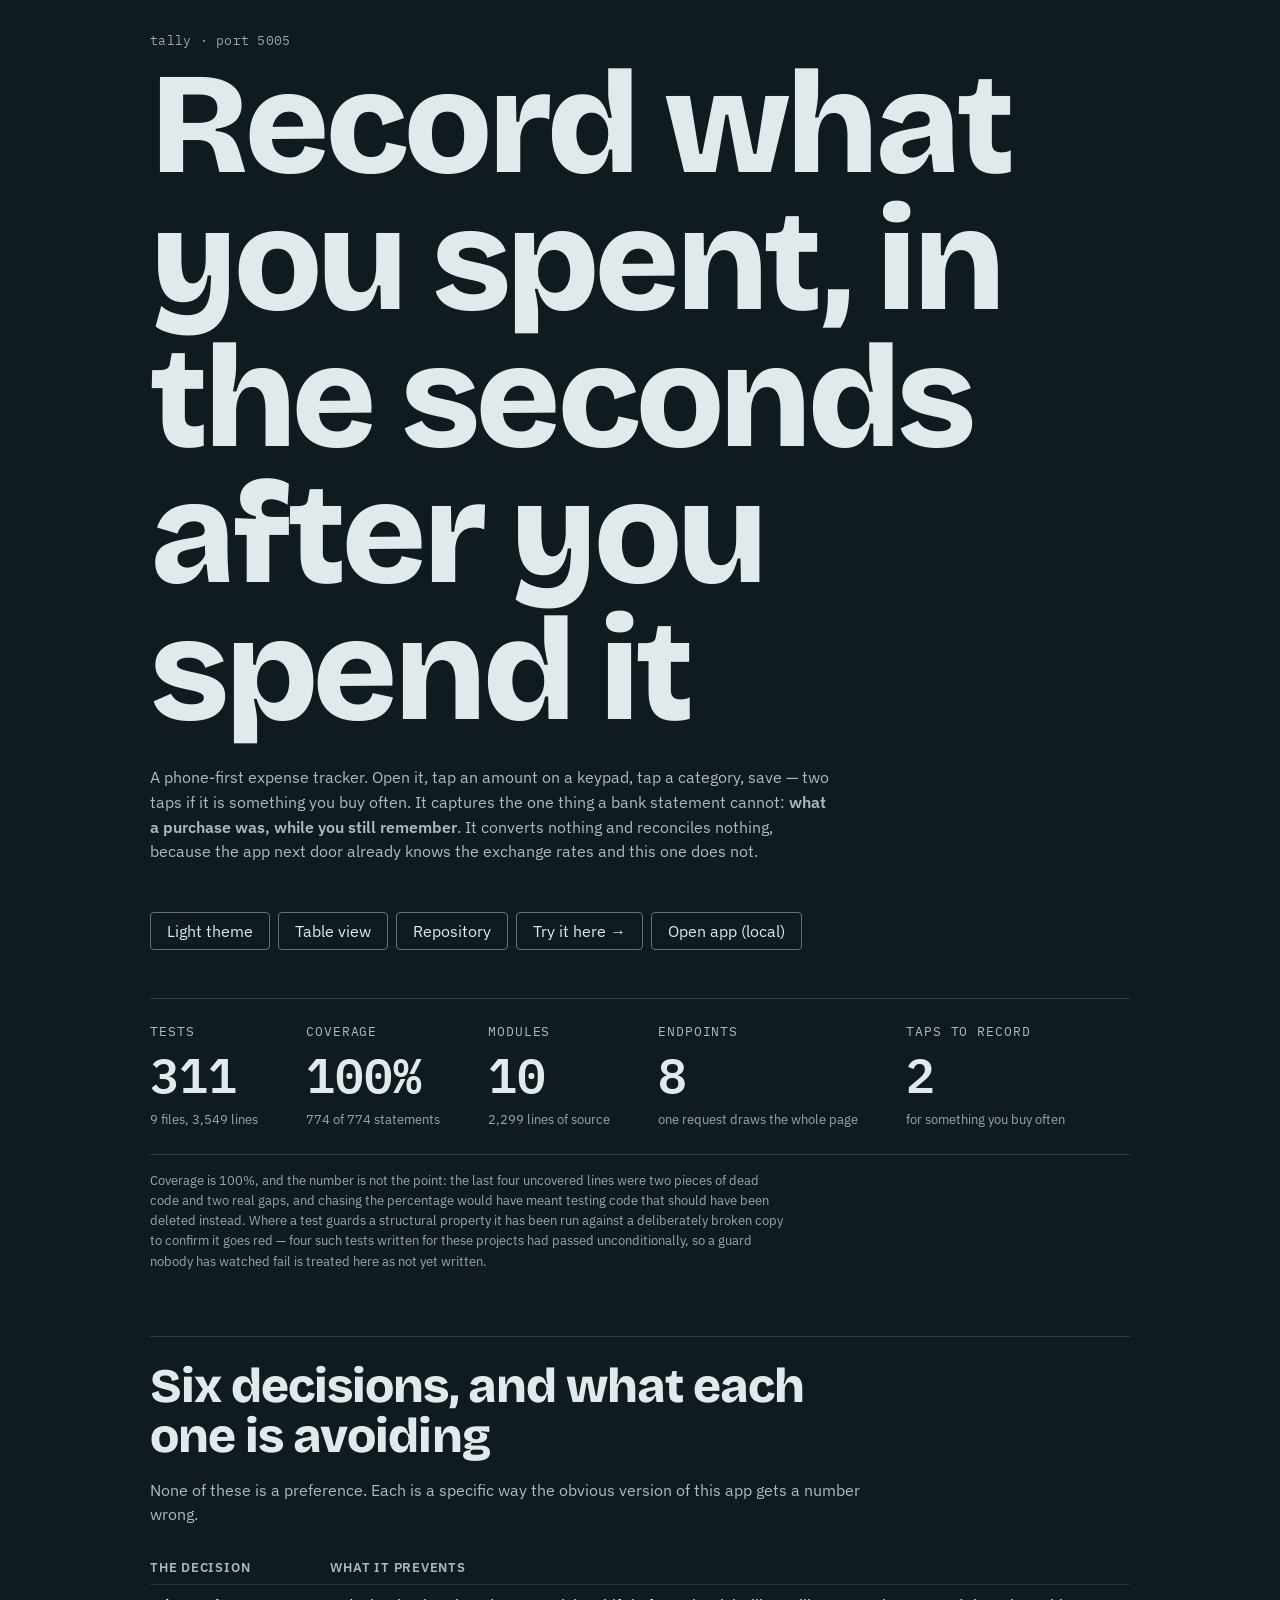
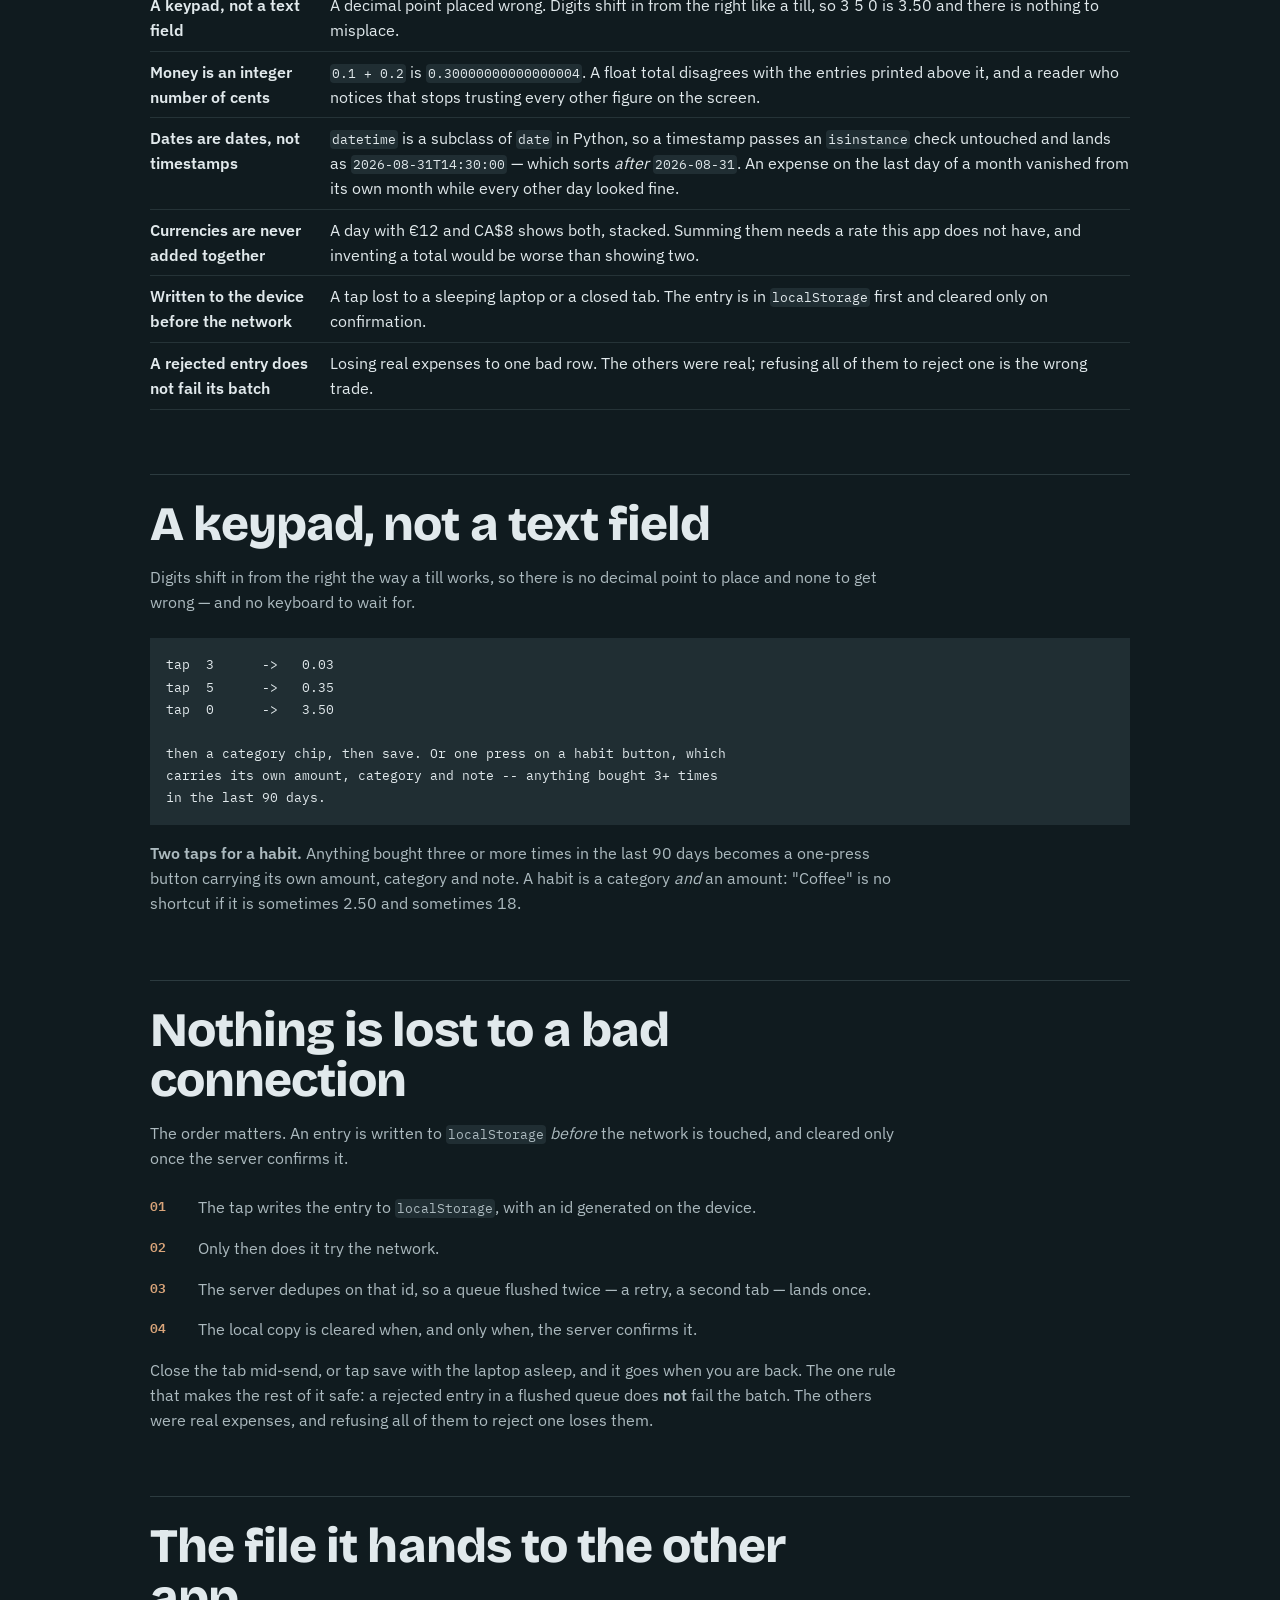
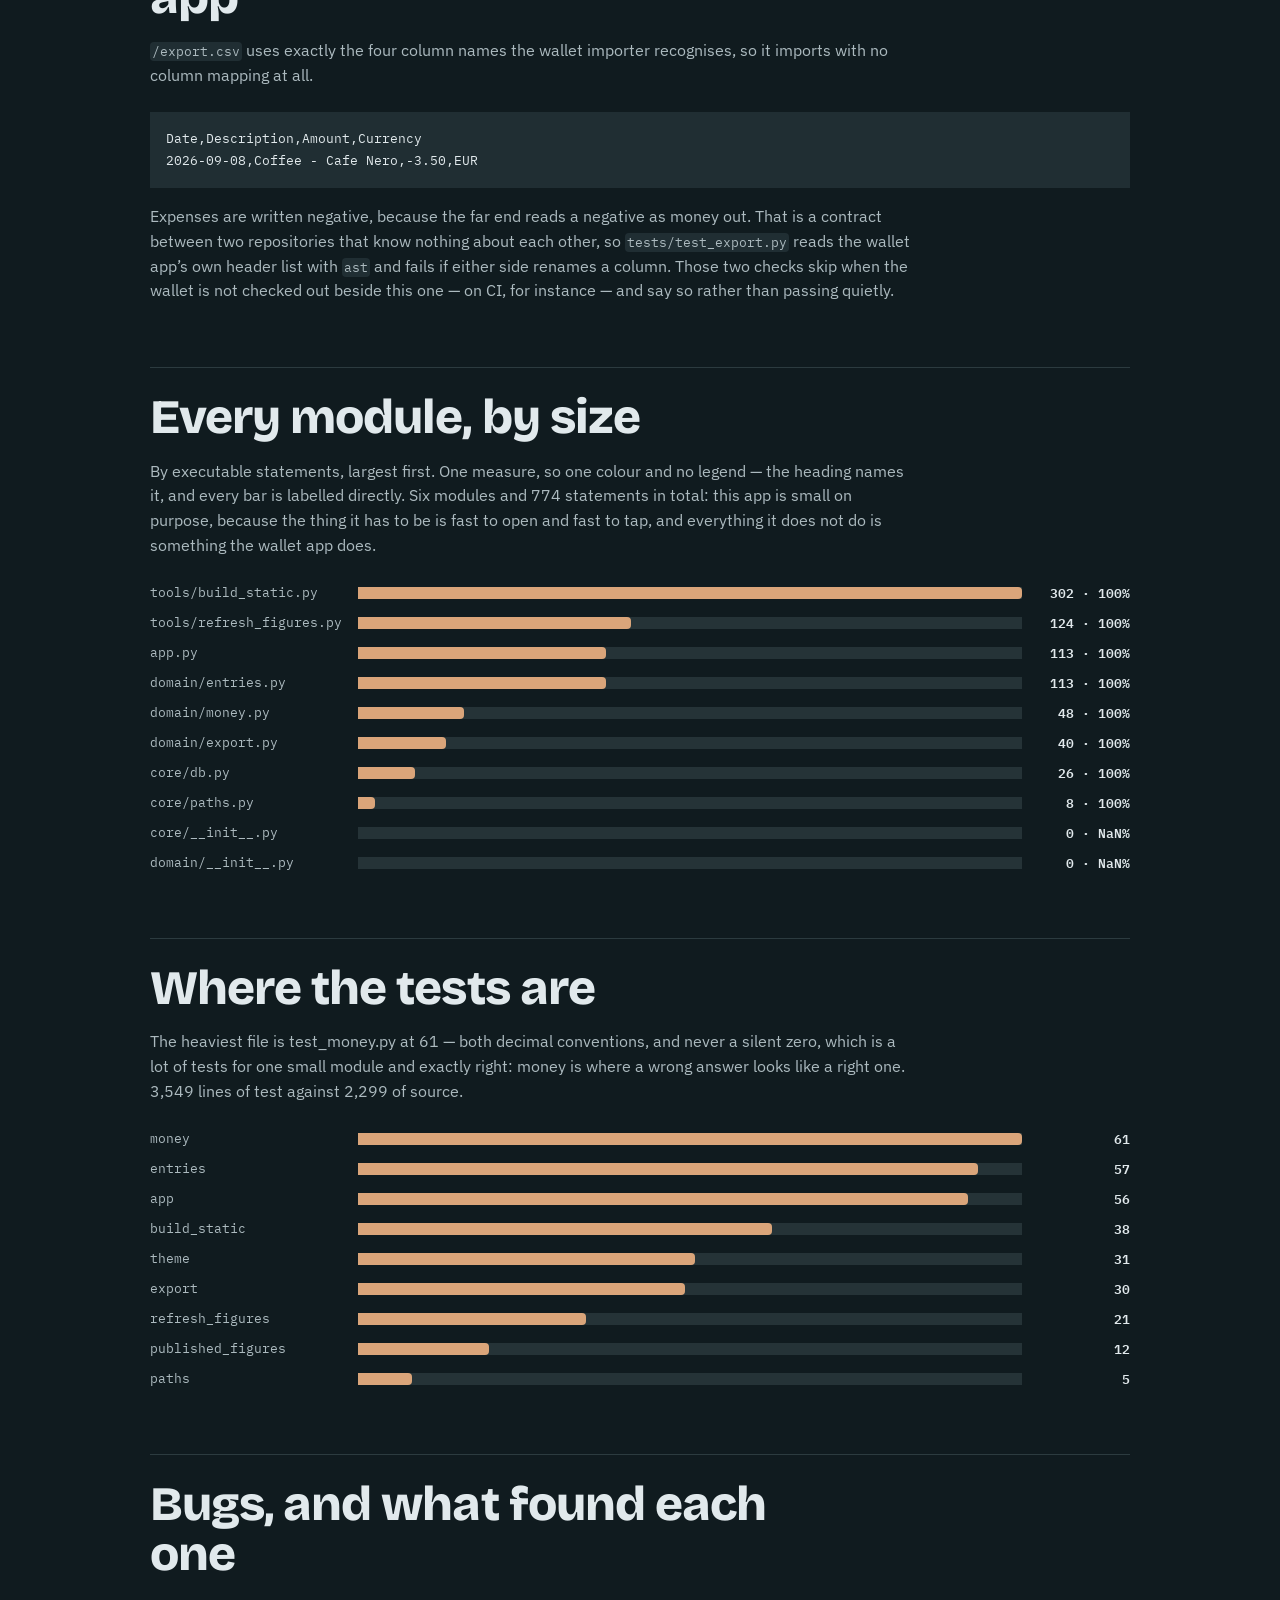
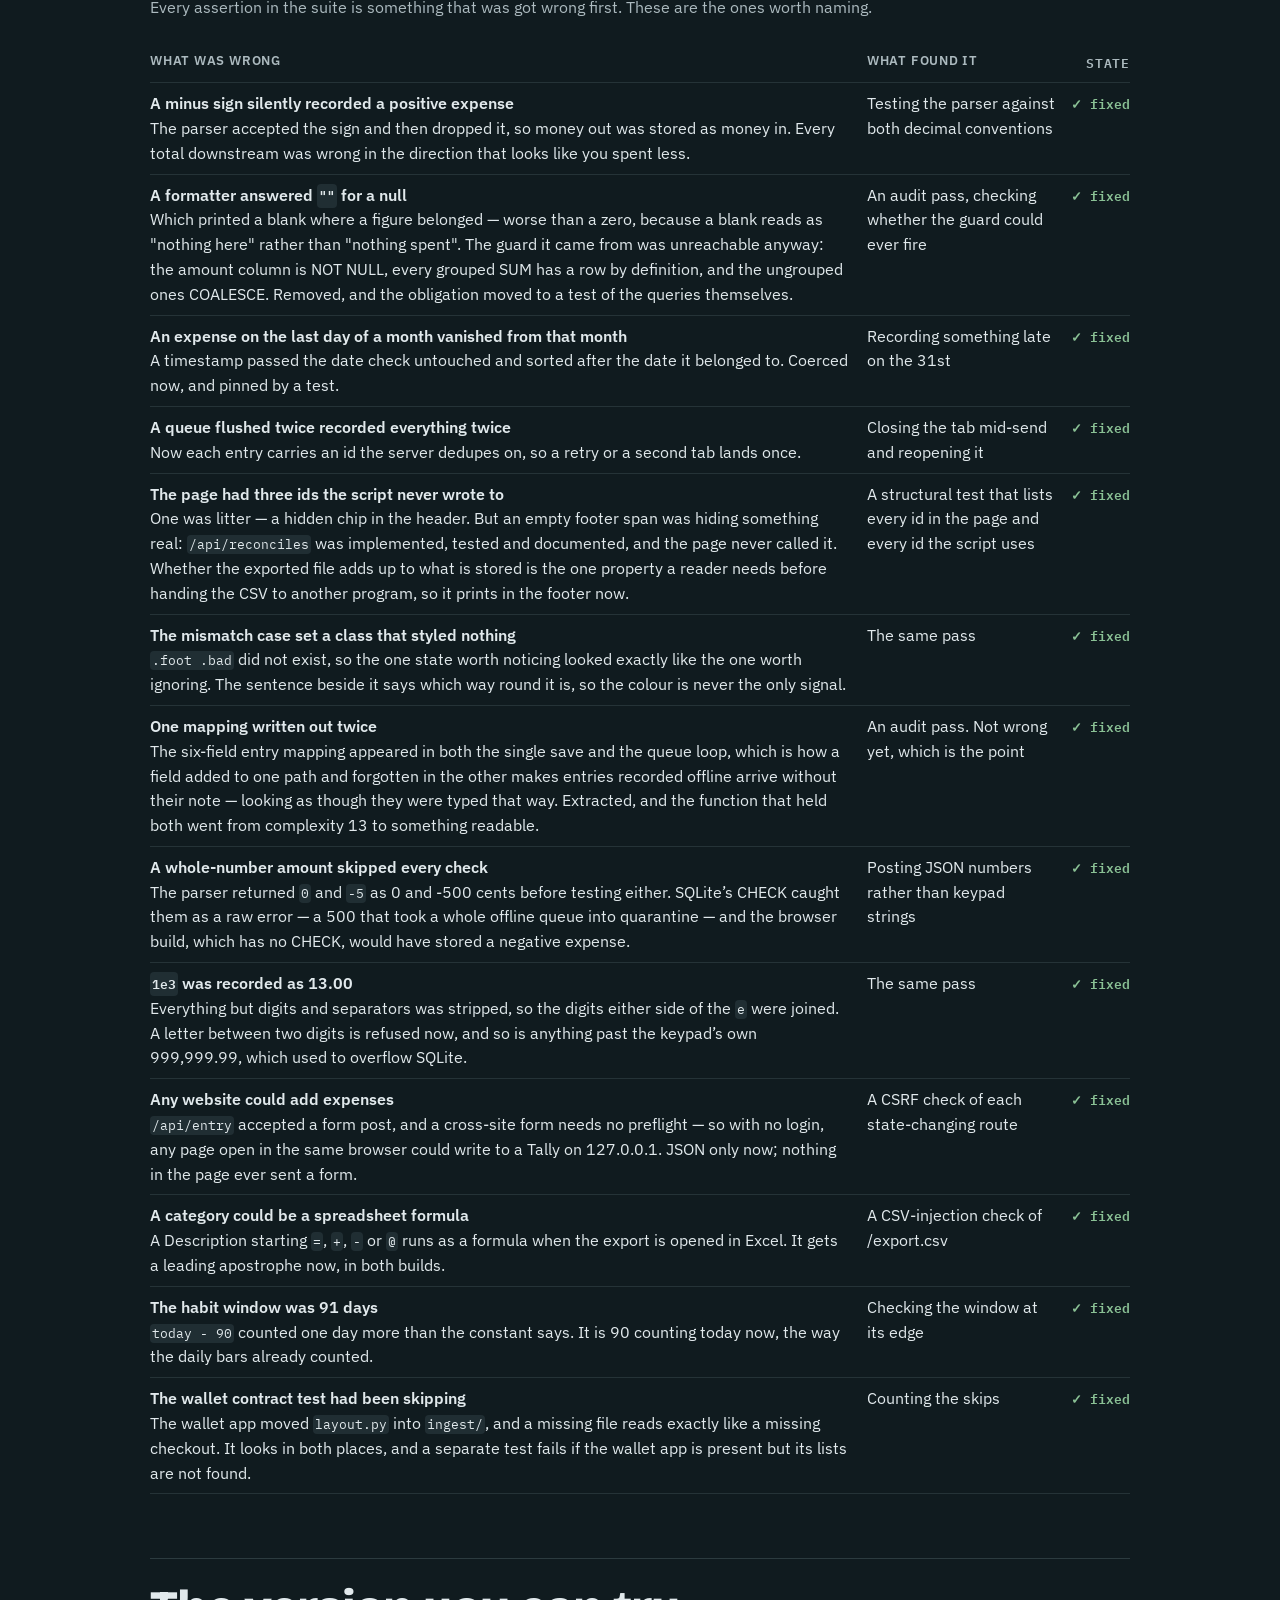
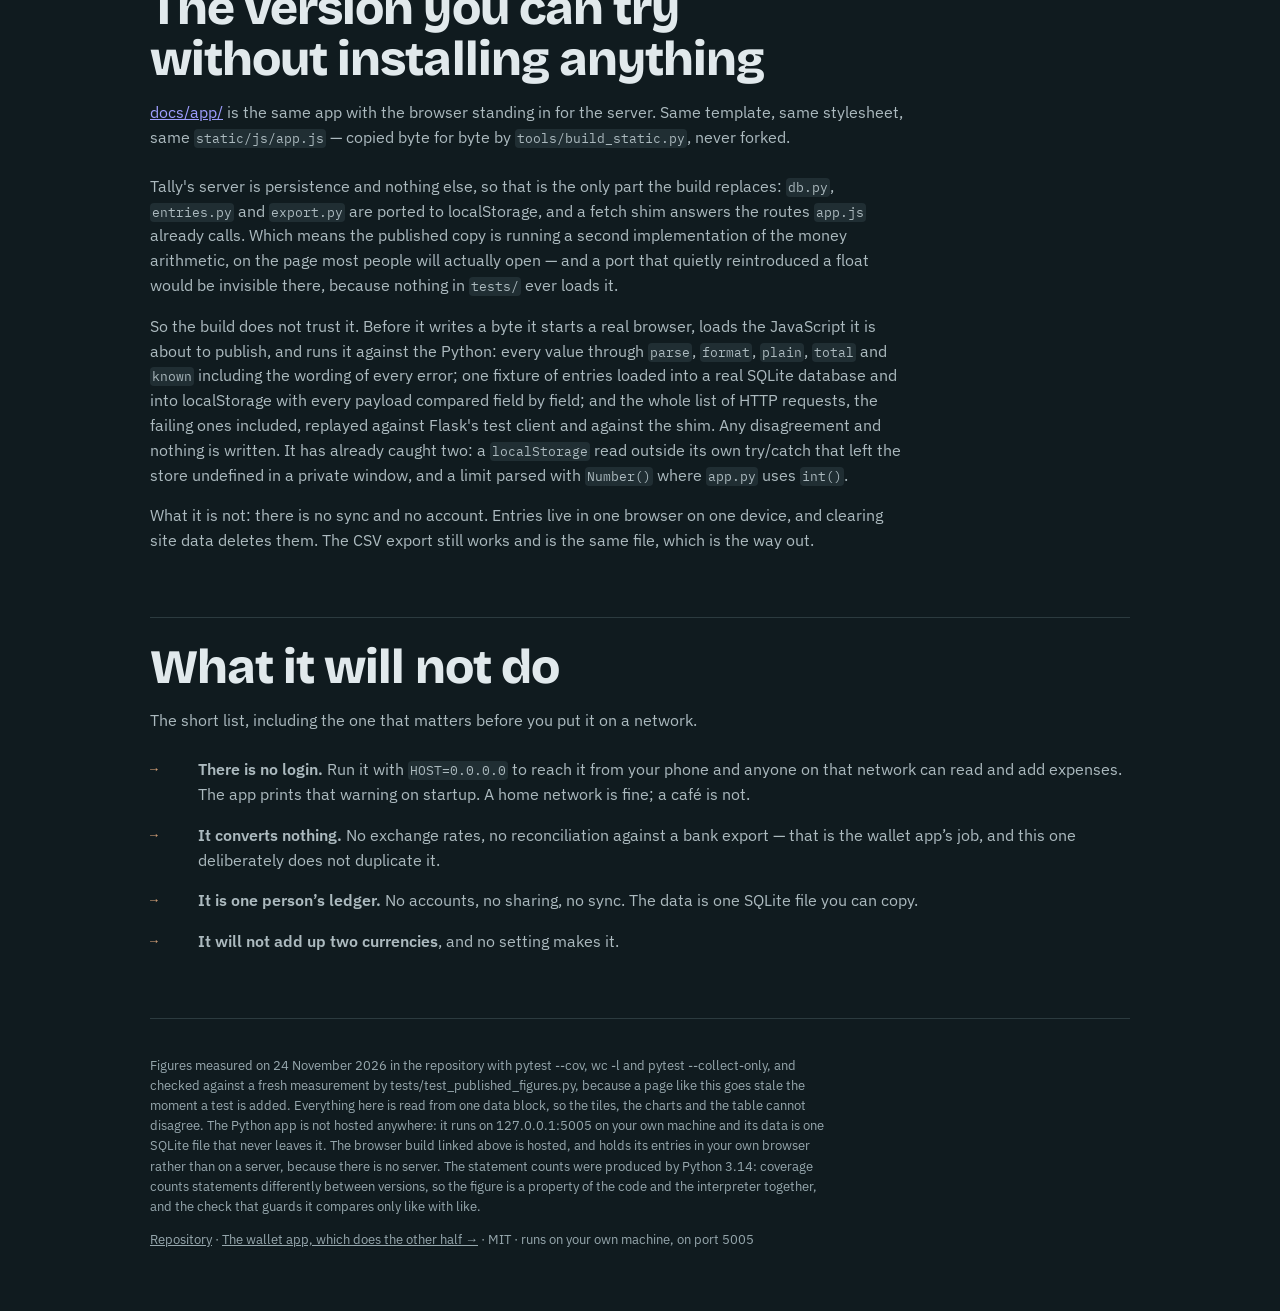
<file: docs/index.html>
<!DOCTYPE html>
<html lang="en" class="theme-dark">
<head>
<meta charset="utf-8">
<meta name="viewport" content="width=device-width, initial-scale=1">
<title>Tally — overview</title>
<meta name="description" content="A phone-first expense tracker: a keypad instead of a text field, two taps for a habit, nothing lost to a bad connection, and currencies that are never added together.">
<meta property="og:title" content="Tally — record what you spent">
<!-- No count in here. A figure typed into a meta tag is one nothing on the
     page derives, so it is the first thing to go stale. -->
<meta property="og:description" content="Record a purchase in the seconds after you make it. Local only, integer cents, and a CSV that imports straight into the wallet app.">
<meta property="og:type" content="website">
<!-- Not needed to theme the page: class="theme-dark" on <html> already does
     that, with or without JavaScript. This only restores a theme picked on
     any page of this site (the key 'theme' is shared across the origin),
     ahead of first paint so it never flashes. -->
<script>
(function () {
  var saved = null;
  try { saved = localStorage.getItem('theme'); } catch (e) { /* storage blocked */ }
  if (/^[a-z]+$/.test(saved)) document.documentElement.classList.replace('theme-dark', 'theme-' + saved);
})();
</script>
<!-- Self-hosted type (DESIGN.md): no font request leaves the site. -->
<link rel="stylesheet" href="fonts.css">
<style>
/* ======================================================================
   DESIGN TOKENS -- the write-up template this family of pages shares.
   1. Theme-independent tokens (spacing, type, shape) live on :root.
   2. Colour tokens live in one block per theme, keyed on a class on <html>.
      The class is in the markup, so the page is themed with no JavaScript.
   3. Every rule below reads semantic tokens only, never a raw colour.
   To add a theme: copy a theme block, rename it .theme-<name>, set every
   token in it, and add <name> to THEMES in the script at the bottom.
   Nothing else changes, and tests/test_theme.py checks the new theme's
   pairings for WCAG AA.

   The core thirteen colours are this repo's palette (ash blue + apricot) from
   the portfolio's design/palettes.json; the extras -- success, warning, grid,
   track -- are derived from the same dominant and accent. Every text pairing is at least 4.5:1 and every UI pairing at least 3:1 in
   both themes. --color-warning (amber) is a fill only, always beside a glyph
   and a word, and never a text colour.
   ====================================================================== */
:root {
  /* spacing: --space-N is N x 4px on an 8px rhythm, so only even N exist.
     1-2px offsets are hairlines, not spacing. */
  --space-2: 8px; --space-4: 16px; --space-6: 24px; --space-8: 32px;
  --space-12: 48px; --space-16: 64px;

  /* typography */
  --font-display: "Bricolage Grotesque", sans-serif;
  --font-sans: "IBM Plex Sans", sans-serif;
  --font-mono: "IBM Plex Mono", monospace;
  /* each step 3x the last (DESIGN.md) */
  --text-sm: 13px; --text-base: 16px; --text-xl: 48px;
  --text-display: clamp(64px, 14vw, 144px);
  --leading-display: .95; --leading-tile: 1.12; --leading-body: 1.55; --leading-code: 1.7;
  --weight-regular: 400; --weight-semibold: 600;
  --weight-display-light: 200; --weight-display-heavy: 800;
  --tracking-tight: -0.2px; --tracking-mono: .02em; --tracking-caps: .06em; --tracking-wide: .07em;

  /* shape: 4px at most, on controls only; layout blocks are square */
  --radius-xs: 4px;
}

/* ---- themes. :where(:root) has no specificity, so it is only the fallback
   for an <html> carrying no theme class or an unknown one. */
:where(:root), .theme-dark {
  color-scheme: dark;
  --color-bg: #101B1F; --color-surface: #182529; --color-surface-subtle: #202E33;
  --color-border: #2C3B3F; --color-border-strong: #607278;
  --color-text-primary: #E1E9EC; --color-text-muted: #ACBABF; --color-text-subtle: #97A8AE;
  --color-accent: #DAA57A; --color-accent-hover: #ECBC96; --color-accent-subtle: #422E1E; --color-text-on-accent: #25170C;
  --color-danger: #DF7F78; --color-success: #8AC195; --color-warning: #DFC176;
  --color-grid: #253337; --color-track: #253337;
}
.theme-light {
  color-scheme: light;
  --color-bg: #EFF7FA; --color-surface: #F8FDFE; --color-surface-subtle: #E4EFF3;
  --color-border: #D1DDE1; --color-border-strong: #7D9096;
  --color-text-primary: #1E282C; --color-text-muted: #4C5E64; --color-text-subtle: #5A6C73;
  --color-accent: #8D5C33; --color-accent-hover: #724720; --color-accent-subtle: #F7E0CE; --color-text-on-accent: #FFF9F4;
  --color-danger: #A83634; --color-success: #346841; --color-warning: #775C0E;
  --color-grid: #DCE7EB; --color-track: #DCE7EB;
}

* { box-sizing: border-box; }
html, body { margin: 0; }
.viz-root {
  padding: var(--space-8) var(--space-6) var(--space-12);
  font: var(--text-base)/var(--leading-body) var(--font-sans);
  background: var(--color-bg); color: var(--color-text-primary);
  min-height: 100vh;
}
/* One left-aligned column. Hierarchy comes from type size, weight and
 * space; a section gets a single hairline, and nothing gets a box. */
main { max-width: 980px; margin: 0 auto; }

.crumb {
  margin: 0 0 var(--space-2); font: var(--weight-regular) var(--text-sm) var(--font-mono);
  color: var(--color-text-subtle); letter-spacing: var(--tracking-mono);
}
h1 {
  font: var(--weight-display-heavy) var(--text-display)/var(--leading-display) var(--font-display);
  margin: 0 0 var(--space-6); letter-spacing: -0.03em;
}
.lede { color: var(--color-text-muted); margin: 0; font-size: var(--text-base); max-width: 68ch; }
.head { display: flex; justify-content: space-between; align-items: flex-start; gap: var(--space-6); flex-wrap: wrap; }
.controls { display: flex; gap: var(--space-2); flex-wrap: wrap; margin-top: var(--space-6); }
button, .btn {
  font: var(--weight-regular) var(--text-base) var(--font-sans); cursor: pointer; text-decoration: none;
  display: inline-block;
  background: none; color: var(--color-text-primary);
  border: 1px solid var(--color-border-strong); border-radius: var(--radius-xs); padding: var(--space-2) var(--space-4);
}
button:hover, .btn:hover { border-color: var(--color-text-muted); }
button:focus-visible, .btn:focus-visible, a:focus-visible { outline: 2px solid var(--color-accent); outline-offset: 2px; }
button[aria-pressed="true"] { border-color: var(--color-accent); color: var(--color-accent); }

/* ------------------------------------------------------------- the figures */
/* A spec row, not a row of cards: each figure is a label in mono, the number
 * in heavy mono at the heading size, and a line of what it counts. Nothing to
 * hover, because there is no plot to interrogate. */
.tiles {
  display: flex; flex-wrap: wrap; gap: var(--space-6) var(--space-12);
  margin: var(--space-12) 0 0; padding: var(--space-6) 0;
  border-top: 1px solid var(--color-border); border-bottom: 1px solid var(--color-border);
}
.tile { min-width: 0; max-width: 22ch; }
.tile .k {
  display: block; color: var(--color-text-muted); font: var(--weight-regular) var(--text-sm) var(--font-mono);
  text-transform: uppercase; letter-spacing: var(--tracking-wide);
}
.tile .v {
  display: block; margin-top: var(--space-2);
  font: var(--weight-semibold) var(--text-xl)/var(--leading-tile) var(--font-mono);
  font-variant-numeric: tabular-nums;
}
.tile .n { display: block; margin-top: var(--space-2); color: var(--color-text-subtle); font-size: var(--text-sm); }

.note { color: var(--color-text-subtle); font-size: var(--text-sm); max-width: 80ch; margin: var(--space-4) 0 0; }

/* -------------------------------------------------------------- sections */
.panel {
  margin-top: var(--space-16); padding-top: var(--space-6);
  border-top: 1px solid var(--color-border);
}
.panel h2 {
  margin: 0 0 var(--space-4); letter-spacing: -0.02em; max-width: 22ch;
  font: var(--weight-display-heavy) var(--text-xl)/1.05 var(--font-display);
}
.panel h3 {
  margin: var(--space-6) 0 var(--space-2); color: var(--color-text-muted);
  font: var(--weight-display-heavy) var(--text-base)/1.3 var(--font-display);
}
.panel .sub { margin: 0 0 var(--space-6); color: var(--color-text-muted); font-size: var(--text-base); max-width: 76ch; }
.panel p { font-size: var(--text-base); color: var(--color-text-muted); max-width: 76ch; }

/* Thin marks on a recessive track, 4px rounding on the data end only so the
 * mark stays anchored flat to the baseline it grows from. */
.bars { display: grid; gap: var(--space-2); }
.bar { display: grid; grid-template-columns: clamp(88px, 28%, 192px) 1fr 92px; gap: var(--space-4); align-items: center; }
/* A long module name is cut, never drawn over its bar; the row's title says it in full. */
.bar .lab {
  font: var(--weight-regular) var(--text-sm) var(--font-mono); color: var(--color-text-muted);
  overflow: hidden; text-overflow: ellipsis; white-space: nowrap;
}
.bar .rail { position: relative; height: 12px; background: var(--color-track); }
.bar .fill {
  position: absolute; inset: 0 auto 0 0; background: var(--color-accent);
  border-radius: 0 var(--radius-xs) var(--radius-xs) 0;
}
.bar .val {
  text-align: right; font: var(--weight-semibold) var(--text-sm) var(--font-mono);
  font-variant-numeric: tabular-nums; color: var(--color-text-primary);
}
.bar:hover .rail { outline: 2px solid var(--color-border); outline-offset: 2px; }

/* ----------------------------------------------------------------- table */
table { width: 100%; border-collapse: collapse; }
caption { text-align: left; color: var(--color-text-muted); font-size: var(--text-sm); padding-bottom: var(--space-4); }
th, td {
  text-align: left; padding: var(--space-2); border-bottom: 1px solid var(--color-grid);
  font-size: var(--text-base); vertical-align: top;
}
th:first-child, td:first-child { padding-left: 0; }
th:last-child, td:last-child { padding-right: 0; }
th { color: var(--color-text-muted); font: var(--weight-semibold) var(--text-sm) var(--font-sans); text-transform: uppercase; letter-spacing: var(--tracking-caps); }
td.num, th.num { text-align: right; font-family: var(--font-mono); font-variant-numeric: tabular-nums; }
td.mono { font-family: var(--font-mono); font-size: var(--text-sm); }
tr.total td { border-bottom: none; font-weight: var(--weight-semibold); }
[hidden] { display: none !important; }

code {
  font-family: var(--font-mono); font-size: var(--text-sm); background: var(--color-surface-subtle);
  border-radius: var(--radius-xs); padding: 1px 2px;
}
pre {
  background: var(--color-surface-subtle);
  padding: var(--space-4); overflow-x: auto;
  font: var(--text-sm)/var(--leading-code) var(--font-mono); color: var(--color-text-primary); margin: var(--space-4) 0 0;
}

/* Numbered steps. */
.flow { list-style: none; margin: var(--space-4) 0 0; padding: 0; display: grid; gap: var(--space-4); }
.flow li {
  display: grid; grid-template-columns: 32px 1fr; gap: var(--space-4);
  font-size: var(--text-base); color: var(--color-text-muted);
}
.step {
  font: var(--weight-semibold) var(--text-sm)/1.5 var(--font-mono); color: var(--color-accent);
  font-variant-numeric: tabular-nums; padding-top: 2px;
}

/* Status. Never colour alone: each carries a glyph and a word. This copy
 * shows only the good and critical flags; amber is a fill in this family,
 * never a text colour, so there is no text rule for it here. */
.flag {
  display: inline-flex; align-items: center; gap: var(--space-2);
  font: var(--weight-semibold) var(--text-sm) var(--font-mono); white-space: nowrap;
}
.flag .g { font-size: var(--text-sm); }
.flag.good { color: var(--color-success); }
.flag.crit { color: var(--color-danger); }

dl.kv {
  display: grid; grid-template-columns: auto 1fr; gap: var(--space-2) var(--space-4);
  margin: var(--space-4) 0 0; font-size: var(--text-base);
}
dl.kv dt { color: var(--color-text-muted); font-family: var(--font-mono); font-size: var(--text-sm); }
dl.kv dd { margin: 0; }

footer {
  margin-top: var(--space-16); padding-top: var(--space-6); border-top: 1px solid var(--color-border);
  color: var(--color-text-subtle); font-size: var(--text-sm);
}
footer p { max-width: 86ch; }
footer a { color: inherit; }
</style>
</head>

<body class="viz-root" data-palette="#DAA57A">
<main>

<div class="head">
  <div>
    <p class="crumb">tally &middot; port 5005</p>
    <h1>Record what you spent, in the seconds after you spend it</h1>
    <p class="lede">
      A phone-first expense tracker. Open it, tap an amount on a keypad, tap a
      category, save — two taps if it is something you buy often. It captures
      the one thing a bank statement cannot: <strong>what a purchase was,
      while you still remember</strong>. It converts nothing and reconciles
      nothing, because the app next door already knows the exchange rates and
      this one does not.
    </p>
  </div>
  <div class="controls">
    <button id="themeBtn" type="button" aria-label="Switch to light theme">Light theme</button>
    <button id="tableBtn" type="button" aria-pressed="false">Table view</button>
    <a class="btn" href="https://github.com/luke-zhang-cs-py/tally">Repository</a>
    <a class="btn" href="app/"
       title="The same page, with the browser standing in for the server. Entries are kept in that browser and nowhere else.">Try it here &rarr;</a>
    <a class="btn" id="localBtn" href="http://127.0.0.1:5005/"
       title="Only works on a machine that is running the app">Open app (local)</a>
  </div>
</div>

<section class="tiles" id="tiles" aria-label="Headline figures"></section>
<p class="note" id="tilesNote"></p>

<!-- ==================================================== the decisions -->
<section class="panel">
  <h2>Six decisions, and what each one is avoiding</h2>
  <p class="sub">
    None of these is a preference. Each is a specific way the obvious version
    of this app gets a number wrong.
  </p>
  <table>
    <thead>
      <tr><th>The decision</th><th>What it prevents</th></tr>
    </thead>
    <tbody id="decisionBody"></tbody>
  </table>
</section>

<!-- ======================================================= the keypad -->
<section class="panel">
  <h2>A keypad, not a text field</h2>
  <p class="sub">
    Digits shift in from the right the way a till works, so there is no
    decimal point to place and none to get wrong — and no keyboard to wait
    for.
  </p>
  <pre id="keypadSample"></pre>
  <p>
    <strong>Two taps for a habit.</strong> Anything bought three or more
    times in the last 90 days becomes a one-press button carrying its own
    amount, category and note. A habit is a category <em>and</em> an amount:
    "Coffee" is no shortcut if it is sometimes 2.50 and sometimes 18.
  </p>
</section>

<!-- ======================================================== the queue -->
<section class="panel">
  <h2>Nothing is lost to a bad connection</h2>
  <p class="sub">
    The order matters. An entry is written to <code>localStorage</code>
    <em>before</em> the network is touched, and cleared only once the server
    confirms it.
  </p>
  <ul class="flow" id="queueList"></ul>
  <p id="queueNote"></p>
</section>

<!-- ===================================================== the hand-off -->
<section class="panel">
  <h2>The file it hands to the other app</h2>
  <p class="sub">
    <code>/export.csv</code> uses exactly the four column names the wallet
    importer recognises, so it imports with no column mapping at all.
  </p>
  <pre id="csvSample"></pre>
  <p id="csvNote"></p>
</section>

<!-- ==================================================== the source -->
<section class="panel" id="modulePanel">
  <h2>Every module, by size</h2>
  <p class="sub" id="moduleSub"></p>
  <div id="moduleBars" class="bars"></div>
</section>

<section class="panel" id="testPanel">
  <h2>Where the tests are</h2>
  <p class="sub" id="testSub"></p>
  <div id="testBars" class="bars"></div>
</section>

<section class="panel" id="tablePanel" hidden>
  <table>
    <caption>Every module with its size, statements, coverage and what it is
      for. The same data as the two charts above.</caption>
    <thead>
      <tr><th>Module</th><th class="num">Lines</th><th class="num">Stmts</th>
          <th class="num">Covered</th><th>What it does</th></tr>
    </thead>
    <tbody id="tableBody"></tbody>
  </table>
</section>

<!-- =========================================================== the bugs -->
<section class="panel">
  <h2>Bugs, and what found each one</h2>
  <p class="sub">
    Every assertion in the suite is something that was got wrong first. These
    are the ones worth naming.
  </p>
  <table>
    <thead>
      <tr><th>What was wrong</th><th>What found it</th><th class="num">State</th></tr>
    </thead>
    <tbody id="bugBody"></tbody>
  </table>
</section>

<!-- ================================================== the browser build -->
<section class="panel">
  <h2>The version you can try without installing anything</h2>
  <p class="sub">
    <a href="app/">docs/app/</a> is the same app with the browser standing in
    for the server. Same template, same stylesheet, same
    <code>static/js/app.js</code> — copied byte for byte by
    <code>tools/build_static.py</code>, never forked.
  </p>
  <p>
    Tally's server is persistence and nothing else, so that is the only part
    the build replaces: <code>db.py</code>, <code>entries.py</code> and
    <code>export.py</code> are ported to localStorage, and a fetch shim
    answers the routes <code>app.js</code> already calls. Which means the
    published copy is running a second implementation of the money
    arithmetic, on the page most people will actually open — and a port that
    quietly reintroduced a float would be invisible there, because nothing in
    <code>tests/</code> ever loads it.
  </p>
  <p>
    So the build does not trust it. Before it writes a byte it starts a real
    browser, loads the JavaScript it is about to publish, and runs it against
    the Python: every value through <code>parse</code>, <code>format</code>,
    <code>plain</code>, <code>total</code> and <code>known</code> including
    the wording of every error; one fixture of entries loaded into a real
    SQLite database and into localStorage with every payload compared field by
    field; and the whole list of HTTP requests, the failing ones included,
    replayed against Flask's test client and against the shim. Any
    disagreement and nothing is written. It has already caught two: a
    <code>localStorage</code> read outside its own try/catch that left the
    store undefined in a private window, and a limit parsed with
    <code>Number()</code> where <code>app.py</code> uses <code>int()</code>.
  </p>
  <p>
    What it is not: there is no sync and no account. Entries live in one
    browser on one device, and clearing site data deletes them. The CSV export
    still works and is the same file, which is the way out.
  </p>
</section>

<!-- ========================================================= the limits -->
<section class="panel">
  <h2>What it will not do</h2>
  <p class="sub">
    The short list, including the one that matters before you put it on a
    network.
  </p>
  <ul class="flow" id="limitList"></ul>
</section>

<footer>
  <p id="footNote"></p>
  <p>
    <a href="https://github.com/luke-zhang-cs-py/tally">Repository</a>
    &middot;
    <a href="https://luke-zhang-cs-py.github.io/Budgeting-EU-to-CAD-USD-Automatic/">The wallet app, which does the other half &rarr;</a>
    &middot; MIT &middot; runs on your own machine, on port 5005
  </p>
</footer>

</main>

<script>
'use strict';

/* Every number on this page is read from here, so the tiles, the charts and
 * the table cannot drift apart.
 *
 * Measured on 24 November 2026 in the repository: `pytest -q --cov` for the
 * statements and what is uncovered, `wc -l` for length, and `pytest
 * --collect-only -q` for the test counts. Not estimated.
 * tests/test_published_figures.py checks them against a fresh measurement,
 * and `python tools/refresh_figures.py` rewrites them. */

var MODULES = [
  { name: 'tools/build_static.py',    lines: 1040, stmts: 302, missed:  0, does: 'the browser build, and the check that refuses a wrong port' },
  { name: 'tools/refresh_figures.py', lines: 233, stmts: 124, missed:  0, does: 'measures this page’s figures and rewrites them' },
  { name: 'app.py',                   lines: 257, stmts: 113, missed:  0, does: 'the HTTP surface; eight routes, loopback by default' },
  { name: 'domain/entries.py',        lines: 334, stmts: 113, missed:  0, does: 'recording, querying, the habits, and the date coercion' },
  { name: 'domain/money.py',          lines: 153, stmts:  48, missed:  0, does: 'integer cents; one parser and one formatter' },
  { name: 'domain/export.py',         lines: 142, stmts:  40, missed:  0, does: 'the CSV, and whether it adds up to what is stored' },
  { name: 'core/db.py',               lines:  96, stmts:  26, missed:  0, does: 'the one table, and a connection that really closes' },
  { name: 'core/paths.py',            lines:  32, stmts:   8, missed:  0, does: 'where the data lives — one decision, one place' },
  { name: 'core/__init__.py',         lines:   6, stmts:   0, missed:  0, does: 'the package: which directory, and which row' },
  { name: 'domain/__init__.py',       lines:   6, stmts:   0, missed:  0, does: 'the package: the rules, with no Flask in them' }
];

var TESTS = [
  { file: 'test_money.py',             n: 61, of: 'both decimal conventions, and never a silent zero' },
  { file: 'test_entries.py',           n: 57, of: 'the queries, the habits, and the month boundary' },
  { file: 'test_app.py',               n: 56, of: 'the routes, the queue, and the rejected-entry rule' },
  { file: 'test_build_static.py',      n: 38, of: 'that the build refuses every kind of disagreement' },
  { file: 'test_theme.py',             n: 31, of: 'both themes at WCAG AA, and a toggle that remembers' },
  { file: 'test_export.py',            n: 30, of: 'the file, the reconcile, and the wallet’s column names' },
  { file: 'test_refresh_figures.py',   n: 21, of: 'that this page’s rewriter is right and leaves no diff' },
  { file: 'test_published_figures.py', n: 12, of: 'the numbers on this page, against a fresh measurement' },
  { file: 'test_paths.py',             n:  5, of: 'that the data directory is one decision' }
];

var TEST_LINES = 3549;

/* Which interpreter produced the statement counts above. It matters: coverage
 * counts a `with` block or a multi-line call differently between versions, so
 * the same unchanged file measures a different number of statements under a
 * different Python. The guard compares only when the running one is this one,
 * and skips with a reason otherwise -- which is why this line exists rather
 * than the check simply failing on a CI runner. */
var MEASURED_WITH = 'Python 3.14';
var ROUTE_COUNT = 8;
var HABIT_TIMES = 3;
var HABIT_DAYS = 90;

var DECISIONS = [
  ['A keypad, not a text field',
   'A decimal point placed wrong. Digits shift in from the right like a till, so 3 5 0 is 3.50 and there is nothing to misplace.'],
  ['Money is an integer number of cents',
   '<code>0.1 + 0.2</code> is <code>0.30000000000000004</code>. A float total disagrees with the entries printed above it, and a reader who notices that stops trusting every other figure on the screen.'],
  ['Dates are dates, not timestamps',
   '<code>datetime</code> is a subclass of <code>date</code> in Python, so a timestamp passes an <code>isinstance</code> check untouched and lands as <code>2026-08-31T14:30:00</code> — which sorts <em>after</em> <code>2026-08-31</code>. An expense on the last day of a month vanished from its own month while every other day looked fine.'],
  ['Currencies are never added together',
   'A day with €12 and CA$8 shows both, stacked. Summing them needs a rate this app does not have, and inventing a total would be worse than showing two.'],
  ['Written to the device before the network',
   'A tap lost to a sleeping laptop or a closed tab. The entry is in <code>localStorage</code> first and cleared only on confirmation.'],
  ['A rejected entry does not fail its batch',
   'Losing real expenses to one bad row. The others were real; refusing all of them to reject one is the wrong trade.']
];

var QUEUE = [
  'The tap writes the entry to <code>localStorage</code>, with an id generated on the device.',
  'Only then does it try the network.',
  'The server dedupes on that id, so a queue flushed twice — a retry, a second tab — lands once.',
  'The local copy is cleared when, and only when, the server confirms it.'
];

/* Authored prose with intentional markup, kept out of esc() deliberately --
 * see drawBugs, which says so. Nothing here comes from a user. */
var BUGS = [
  ['A minus sign silently recorded a positive expense',
   'The parser accepted the sign and then dropped it, so money out was stored as money in. Every total downstream was wrong in the direction that looks like you spent less.',
   'Testing the parser against both decimal conventions', 'fixed'],
  ['A formatter answered <code>""</code> for a null',
   'Which printed a blank where a figure belonged — worse than a zero, because a blank reads as "nothing here" rather than "nothing spent". The guard it came from was unreachable anyway: the amount column is NOT NULL, every grouped SUM has a row by definition, and the ungrouped ones COALESCE. Removed, and the obligation moved to a test of the queries themselves.',
   'An audit pass, checking whether the guard could ever fire', 'fixed'],
  ['An expense on the last day of a month vanished from that month',
   'A timestamp passed the date check untouched and sorted after the date it belonged to. Coerced now, and pinned by a test.',
   'Recording something late on the 31st', 'fixed'],
  ['A queue flushed twice recorded everything twice',
   'Now each entry carries an id the server dedupes on, so a retry or a second tab lands once.',
   'Closing the tab mid-send and reopening it', 'fixed'],
  ['The page had three ids the script never wrote to',
   'One was litter — a hidden chip in the header. But an empty footer span was hiding something real: <code>/api/reconciles</code> was implemented, tested and documented, and the page never called it. Whether the exported file adds up to what is stored is the one property a reader needs before handing the CSV to another program, so it prints in the footer now.',
   'A structural test that lists every id in the page and every id the script uses', 'fixed'],
  ['The mismatch case set a class that styled nothing',
   '<code>.foot .bad</code> did not exist, so the one state worth noticing looked exactly like the one worth ignoring. The sentence beside it says which way round it is, so the colour is never the only signal.',
   'The same pass', 'fixed'],
  ['One mapping written out twice',
   'The six-field entry mapping appeared in both the single save and the queue loop, which is how a field added to one path and forgotten in the other makes entries recorded offline arrive without their note — looking as though they were typed that way. Extracted, and the function that held both went from complexity 13 to something readable.',
   'An audit pass. Not wrong yet, which is the point', 'fixed'],
  ['A whole-number amount skipped every check',
   'The parser returned <code>0</code> and <code>-5</code> as 0 and -500 cents before testing either. SQLite&rsquo;s CHECK caught them as a raw error &mdash; a 500 that took a whole offline queue into quarantine &mdash; and the browser build, which has no CHECK, would have stored a negative expense.',
   'Posting JSON numbers rather than keypad strings', 'fixed'],
  ['<code>1e3</code> was recorded as 13.00',
   'Everything but digits and separators was stripped, so the digits either side of the <code>e</code> were joined. A letter between two digits is refused now, and so is anything past the keypad&rsquo;s own 999,999.99, which used to overflow SQLite.',
   'The same pass', 'fixed'],
  ['Any website could add expenses',
   '<code>/api/entry</code> accepted a form post, and a cross-site form needs no preflight &mdash; so with no login, any page open in the same browser could write to a Tally on 127.0.0.1. JSON only now; nothing in the page ever sent a form.',
   'A CSRF check of each state-changing route', 'fixed'],
  ['A category could be a spreadsheet formula',
   'A Description starting <code>=</code>, <code>+</code>, <code>-</code> or <code>@</code> runs as a formula when the export is opened in Excel. It gets a leading apostrophe now, in both builds.',
   'A CSV-injection check of /export.csv', 'fixed'],
  ['The habit window was 91 days',
   '<code>today - 90</code> counted one day more than the constant says. It is 90 counting today now, the way the daily bars already counted.',
   'Checking the window at its edge', 'fixed'],
  ['The wallet contract test had been skipping',
   'The wallet app moved <code>layout.py</code> into <code>ingest/</code>, and a missing file reads exactly like a missing checkout. It looks in both places, and a separate test fails if the wallet app is present but its lists are not found.',
   'Counting the skips', 'fixed']
];

var LIMITS = [
  '<strong>There is no login.</strong> Run it with <code>HOST=0.0.0.0</code> to reach it from your phone and anyone on that network can read and add expenses. The app prints that warning on startup. A home network is fine; a café is not.',
  '<strong>It converts nothing.</strong> No exchange rates, no reconciliation against a bank export — that is the wallet app’s job, and this one deliberately does not duplicate it.',
  '<strong>It is one person’s ledger.</strong> No accounts, no sharing, no sync. The data is one SQLite file you can copy.',
  '<strong>It will not add up two currencies</strong>, and no setting makes it.'
];

/* ------------------------------------------------------------- helpers */

function esc(s) {
  return String(s).replace(/[&<>"]/g, function (c) {
    return { '&': '&amp;', '<': '&lt;', '>': '&gt;', '"': '&quot;' }[c];
  });
}
function el(id) { return document.getElementById(id); }
function covered(m) { return m.stmts - m.missed; }
function coverage(m) { return Math.round(100 * covered(m) / m.stmts); }
function sum(list, field) {
  return list.reduce(function (n, item) { return n + field(item); }, 0);
}

var STMTS = sum(MODULES, function (m) { return m.stmts; });
var COVERED = sum(MODULES, covered);
var LINES = sum(MODULES, function (m) { return m.lines; });
var TEST_COUNT = sum(TESTS, function (t) { return t.n; });

/* ---------------------------------------------------------------- tiles */

function drawTiles() {
  var tiles = [
    ['Tests', TEST_COUNT.toLocaleString(),
     TESTS.length + ' files, ' + TEST_LINES.toLocaleString() + ' lines'],
    ['Coverage', Math.round(100 * COVERED / STMTS) + '%',
     COVERED.toLocaleString() + ' of ' + STMTS.toLocaleString() + ' statements'],
    ['Modules', MODULES.length, LINES.toLocaleString() + ' lines of source'],
    ['Endpoints', ROUTE_COUNT, 'one request draws the whole page'],
    ['Taps to record', 2, 'for something you buy often']
  ];
  el('tiles').innerHTML = tiles.map(function (t) {
    return '<div class="tile"><span class="k">' + esc(t[0]) +
      '</span><strong class="v">' + esc(t[1]) + '</strong>' +
      '<span class="n">' + esc(t[2]) + '</span></div>';
  }).join('');

  el('tilesNote').textContent =
    'Coverage is ' + Math.round(100 * COVERED / STMTS) + '%, and the ' +
    'number is not the point: the last four uncovered lines were two pieces ' +
    'of dead code and two real gaps, and chasing the percentage would have ' +
    'meant testing code that should have been deleted instead. Where a test ' +
    'guards a structural property it has been run against a deliberately ' +
    'broken copy to confirm it goes red — four such tests written for these ' +
    'projects had passed unconditionally, so a guard nobody has watched ' +
    'fail is treated here as not yet written.';
}

/* --------------------------------------------------------------- charts */

function drawBars(id, rows, label, value, size, peak) {
  el(id).innerHTML = rows.map(function (row) {
    var width = (size(row) / peak * 100).toFixed(1);
    return '<div class="bar" title="' + esc(label(row) + ' — ' + value(row)) +
      '"><span class="lab">' + esc(label(row)) + '</span>' +
      '<span class="rail"><span class="fill" style="width:' + width +
      '%"></span></span>' +
      '<span class="val">' + esc(value(row)) + '</span></div>';
  }).join('');
}

function byStatements() {
  return MODULES.slice().sort(function (a, b) { return b.stmts - a.stmts; });
}

function drawModules() {
  var rows = byStatements();
  var peak = rows[0].stmts;
  el('moduleSub').textContent =
    'By executable statements, largest first. One measure, so one colour and ' +
    'no legend — the heading names it, and every bar is labelled directly. ' +
    'Six modules and ' + STMTS + ' statements in total: this app is small on ' +
    'purpose, because the thing it has to be is fast to open and fast to ' +
    'tap, and everything it does not do is something the wallet app does.';
  drawBars('moduleBars', rows,
           function (m) { return m.name; },
           function (m) { return m.stmts + ' · ' + coverage(m) + '%'; },
           function (m) { return m.stmts; }, peak);
}

function drawTests() {
  var peak = Math.max.apply(null, TESTS.map(function (t) { return t.n; }));
  var most = TESTS.reduce(function (a, b) { return b.n > a.n ? b : a; });
  el('testSub').textContent =
    'The heaviest file is ' + most.file + ' at ' + most.n + ' — ' + most.of +
    ', which is a lot of tests for one small module and exactly right: money ' +
    'is where a wrong answer looks like a right one. ' +
    TEST_LINES.toLocaleString() + ' lines of test against ' +
    LINES.toLocaleString() + ' of source.';
  drawBars('testBars', TESTS,
           function (t) { return t.file.replace('test_', '').replace('.py', ''); },
           function (t) { return String(t.n); },
           function (t) { return t.n; }, peak);
}

/* --------------------------------------------------------------- tables */

function drawTable() {
  var rows = byStatements().map(function (m) {
    return '<tr><td class="mono">' + esc(m.name) + '</td>' +
      '<td class="num">' + m.lines + '</td>' +
      '<td class="num">' + m.stmts + '</td>' +
      '<td class="num">' + coverage(m) + '%</td>' +
      '<td>' + esc(m.does) + '</td></tr>';
  }).join('');
  el('tableBody').innerHTML = rows +
    '<tr class="total"><td>Total</td><td class="num">' +
    LINES.toLocaleString() + '</td><td class="num">' +
    STMTS.toLocaleString() + '</td><td class="num">' +
    Math.round(100 * COVERED / STMTS) + '%</td><td>&mdash;</td></tr>';
}

function drawDecisions() {
  el('decisionBody').innerHTML = DECISIONS.map(function (d) {
    return '<tr><td><b>' + d[0] + '</b></td><td>' + d[1] + '</td></tr>';
  }).join('');
}

function drawBugs() {
  el('bugBody').innerHTML = BUGS.map(function (b) {
    return '<tr><td><b>' + b[0] + '</b><br>' + b[1] + '</td>' +
      '<td>' + b[2] + '</td>' +
      '<td class="num"><span class="flag good"><span class="g">✓</span>' +
      esc(b[3]) + '</span></td></tr>';
  }).join('');
}

function drawQueue() {
  el('queueList').innerHTML = QUEUE.map(function (text, index) {
    var n = index + 1;
    return '<li><span class="step">' + (n < 10 ? '0' + n : n) +
      '</span><span>' + text + '</span></li>';
  }).join('');
  el('queueNote').innerHTML =
    'Close the tab mid-send, or tap save with the laptop asleep, and it goes ' +
    'when you are back. The one rule that makes the rest of it safe: a ' +
    'rejected entry in a flushed queue does <b>not</b> fail the batch. The ' +
    'others were real expenses, and refusing all of them to reject one loses ' +
    'them.';
}

function drawLimits() {
  el('limitList').innerHTML = LIMITS.map(function (text) {
    return '<li><span class="step">&rarr;</span><span>' + text +
      '</span></li>';
  }).join('');
}

function drawSamples() {
  el('keypadSample').textContent = [
    "tap  3      ->   0.03",
    "tap  5      ->   0.35",
    "tap  0      ->   3.50",
    "",
    "then a category chip, then save. Or one press on a habit button, which",
    "carries its own amount, category and note -- anything bought " +
      HABIT_TIMES + "+ times",
    "in the last " + HABIT_DAYS + " days."
  ].join('\n');

  el('csvSample').textContent = [
    "Date,Description,Amount,Currency",
    "2026-09-08,Coffee - Cafe Nero,-3.50,EUR"
  ].join('\n');

  el('csvNote').innerHTML =
    'Expenses are written negative, because the far end reads a negative as ' +
    'money out. That is a contract between two repositories that know nothing ' +
    'about each other, so <code>tests/test_export.py</code> reads the wallet ' +
    'app’s own header list with <code>ast</code> and fails if either side ' +
    'renames a column. Those two checks skip when the wallet is not checked ' +
    'out beside this one — on CI, for instance — and say so rather than ' +
    'passing quietly.';
}

/* -------------------------------------------------------------- controls */

/* THEMES in order. Each name needs a matching .theme-<name> block in the
 * <style> above, and the first is the one written into the markup. The page
 * is already themed before this runs; this steps the button through them and
 * remembers the choice under 'theme', which every page on the site shares. */
var THEMES = ['dark', 'light'];

function currentTheme() {
  var root = document.documentElement;
  return THEMES.filter(function (name) {
    return root.classList.contains('theme-' + name);
  })[0] || THEMES[0];
}

function nextTheme(name) {
  return THEMES[(THEMES.indexOf(name) + 1) % THEMES.length];
}

function applyTheme(name) {
  var root = document.documentElement;
  var rest = root.className.replace(/(^|\s)theme-\S+/g, ' ').trim();
  root.className = (rest ? rest + ' ' : '') + 'theme-' + name;
  var next = nextTheme(name);
  el('themeBtn').textContent = next.charAt(0).toUpperCase() + next.slice(1) + ' theme';
  el('themeBtn').setAttribute('aria-label', 'Switch to ' + next + ' theme');
}

/* Also drops a saved theme that no longer exists, back to the first. */
applyTheme(currentTheme());

el('themeBtn').addEventListener('click', function () {
  var next = nextTheme(currentTheme());
  try { localStorage.setItem('theme', next); } catch (e) { /* not remembered */ }
  applyTheme(next);
});

el('tableBtn').addEventListener('click', function () {
  var showTable = el('tablePanel').hidden;
  el('tablePanel').hidden = !showTable;
  el('modulePanel').hidden = showTable;
  el('testPanel').hidden = showTable;
  this.setAttribute('aria-pressed', String(showTable));
  this.textContent = showTable ? 'Chart view' : 'Table view';
});

el('footNote').textContent =
  'Figures measured on 24 November 2026 in the repository with pytest ' +
  '--cov, wc -l and pytest --collect-only, and checked against a fresh ' +
  'measurement by tests/test_published_figures.py, because a page like this ' +
  'goes stale the moment a test is added. Everything here is read from one ' +
  'data block, so the tiles, the charts and the table cannot disagree. The ' +
  'Python app is not hosted anywhere: it runs on 127.0.0.1:5005 on your own ' +
  'machine and its data is one SQLite file that never leaves it. The ' +
  'browser build linked above is hosted, and holds its entries in your own ' +
  'browser rather than on a server, because there is no server.';

el('footNote').textContent += ' The statement counts were produced by ' +
  MEASURED_WITH + ': coverage counts statements differently between ' +
  'versions, so the figure is a property of the code and the interpreter ' +
  'together, and the check that guards it compares only like with like.';

drawTiles();
drawModules();
drawTests();
drawTable();
drawDecisions();
drawBugs();
drawQueue();
drawLimits();
drawSamples();
</script>
</body>
</html>
</file>
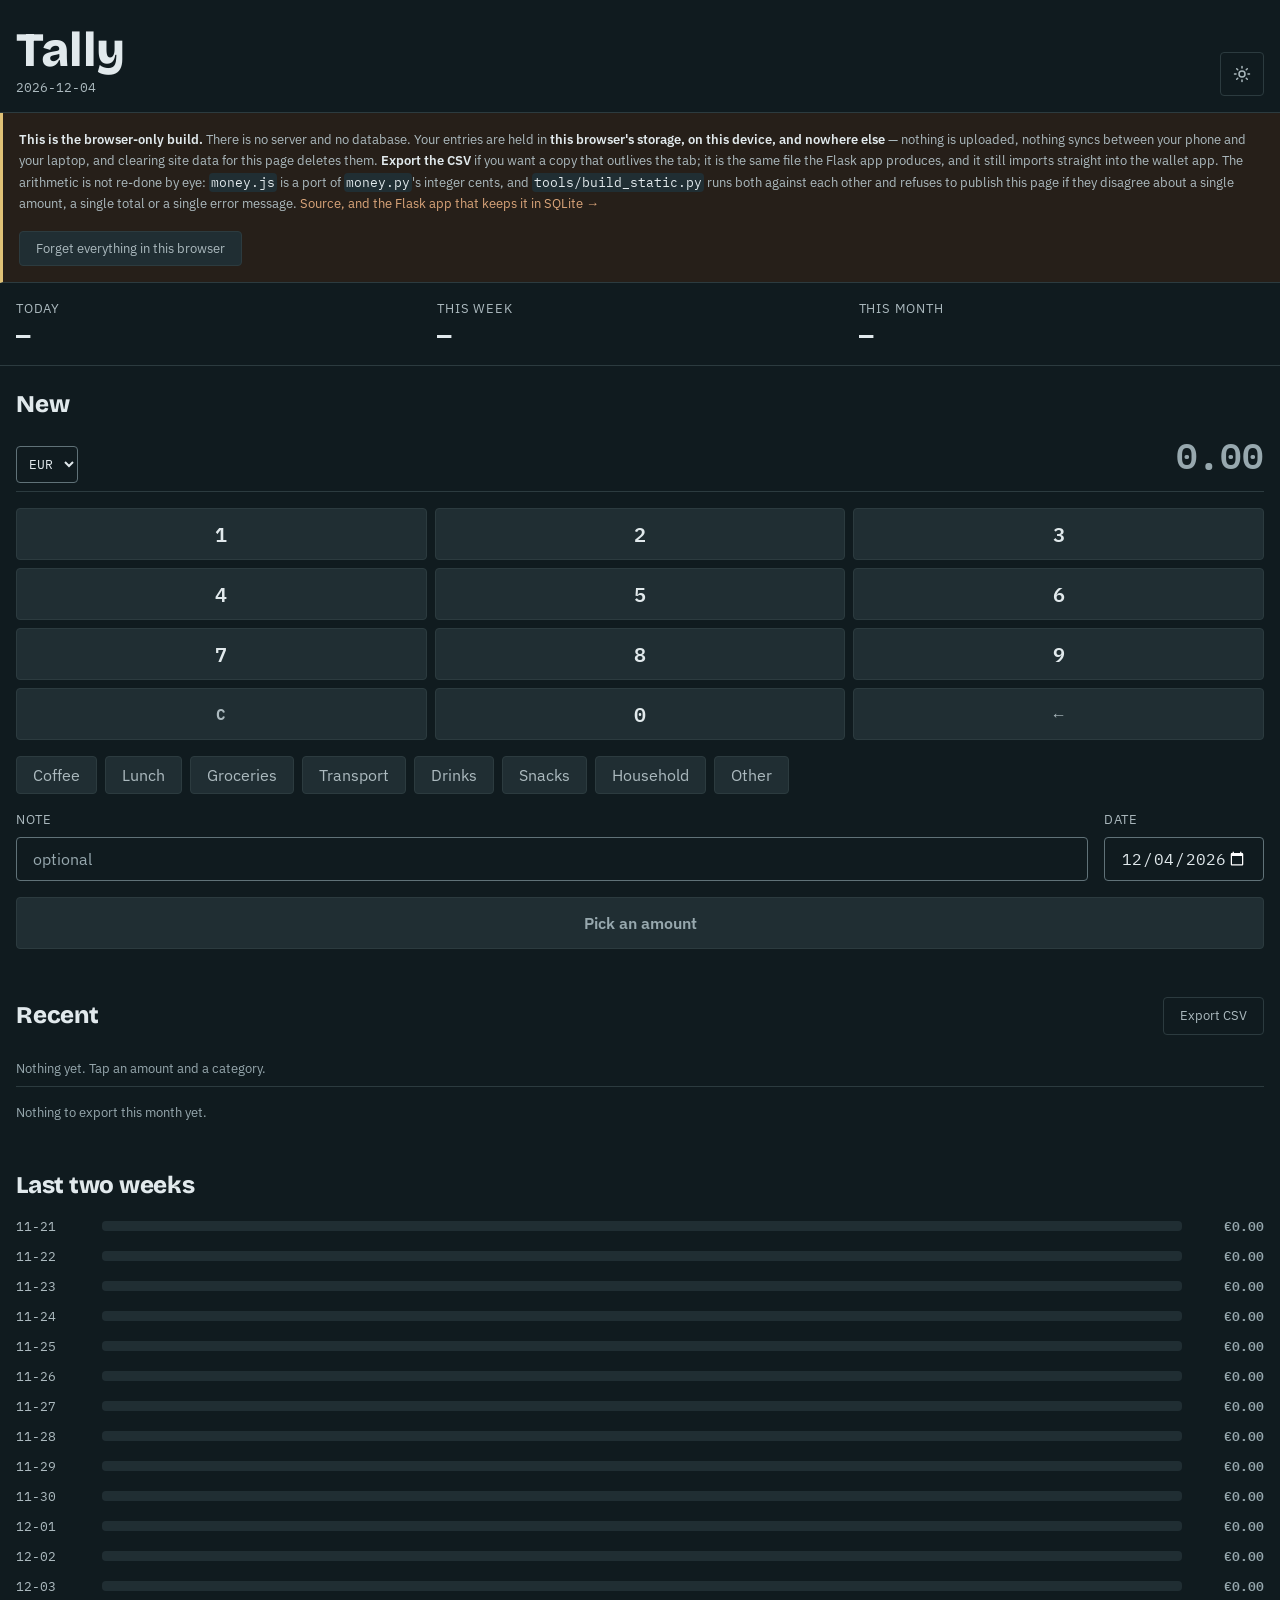
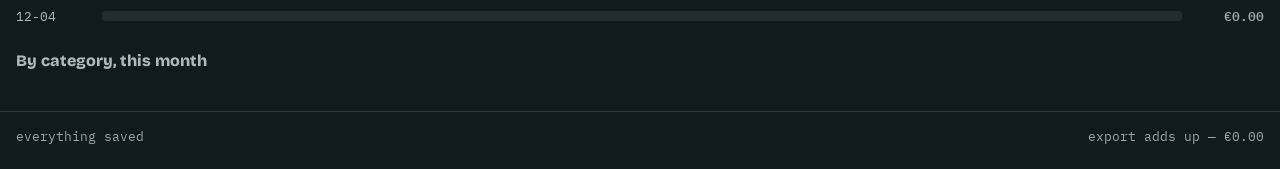
<file: docs/app/index.html>
<!doctype html>
<html lang="en" class="theme-dark">
<head>
<meta charset="utf-8">
<meta name="viewport" content="width=device-width, initial-scale=1, viewport-fit=cover">
<meta name="theme-color" content="#101B1F">
<meta name="mobile-web-app-capable" content="yes">
<title>Tally — browser build</title>
<!-- Not needed to theme the page: class="theme-dark" above already does
     that, with or without JavaScript. This only restores a theme picked
     before, ahead of first paint so it never flashes. The key is 'theme',
     shared with every page on the same origin, and nothing else in the app
     reads, clears or exports it -- its own keys all start with "tally.". -->
<script>
(function () {
  var saved = null;
  try { saved = localStorage.getItem('theme'); } catch (e) { /* storage blocked */ }
  if (/^[a-z]+$/.test(saved)) document.documentElement.classList.replace('theme-dark', 'theme-' + saved);
})();
</script>
<!-- Self-hosted type (DESIGN.md): no request leaves this machine, so the app
     looks the same offline as on the network. -->
<link rel="stylesheet" href="../fonts.css">
<link rel="stylesheet" href="css/style.css">
<link rel="stylesheet" href="css/static.css">
</head>
<body>

<header class="top">
  <div>
    <h1>Tally</h1>
    <p class="sub" id="todayLabel">—</p>
  </div>
  <button type="button" class="themeToggle" id="themeBtn" aria-label="Switch to light theme">
    <svg class="sun" viewBox="0 0 24 24" fill="none" stroke="currentColor" stroke-width="2" stroke-linecap="round" aria-hidden="true"><circle cx="12" cy="12" r="4"/><path d="M12 2v2M12 20v2M4.93 4.93l1.41 1.41M17.66 17.66l1.41 1.41M2 12h2M20 12h2M4.93 19.07l1.41-1.41M17.66 6.34l1.41-1.41"/></svg>
    <svg class="moon" viewBox="0 0 24 24" fill="none" stroke="currentColor" stroke-width="2" stroke-linecap="round" stroke-linejoin="round" aria-hidden="true"><path d="M21 12.79A9 9 0 1 1 11.21 3 7 7 0 0 0 21 12.79z"/></svg>
  </button>
</header>

<!-- Added by tools/build_static.py. The Flask app does not have this
     paragraph because the Flask app does not need it: it writes to a SQLite
     file you can see, back up and copy. This build cannot, and the two pages
     are otherwise identical, so the difference has to be said out loud
     before somebody records a fortnight of spending into a browser tab. -->
<div class="staticBanner">
  <b>This is the browser-only build.</b> There is no server and no database.
  Your entries are held in <b>this browser's storage, on this device, and
  nowhere else</b> — nothing is uploaded, nothing syncs between your phone and
  your laptop, and clearing site data for this page deletes them. <b>Export the
  CSV</b> if you want a copy that outlives the tab; it is the same file the
  Flask app produces, and it still imports straight into the wallet app.
  The arithmetic is not re-done by eye: <code>money.js</code> is a port of
  <code>money.py</code>'s integer cents, and <code>tools/build_static.py</code>
  runs both against each other and refuses to publish this page if they
  disagree about a single amount, a single total or a single error message.
  <a href="https://github.com/luke-zhang-cs-py/tally">Source, and the Flask app that keeps it in SQLite &rarr;</a>
  <span class="warn" id="staticWarn"></span>
  <button type="button" class="forget" id="forget">Forget everything in this browser</button>
</div>

<!-- The figure you opened the app to see, before anything is tapped. -->
<section class="totals">
  <div class="total">
    <span class="label">Today</span>
    <strong class="figure" id="today">—</strong>
  </div>
  <div class="total">
    <span class="label">This week</span>
    <strong class="figure" id="week">—</strong>
  </div>
  <div class="total">
    <span class="label">This month</span>
    <strong class="figure" id="month">—</strong>
  </div>
</section>

<p class="notice" id="notice" hidden></p>

<main>

<!-- ------------------------------------------------------- the shortcuts -->
<!-- The whole point of the app. Things bought often enough to be a habit
     become one press, so the common case never reaches the keypad. -->
<section class="card" id="usualCard" hidden>
  <h2>Again</h2>
  <div class="usual" id="usual"></div>
</section>

<!-- ---------------------------------------------------------- the keypad -->
<section class="card">
  <h2>New</h2>

  <div class="amountRow">
    <span class="currencyPick">
      <select id="currency" aria-label="Currency"></select>
    </span>
    <output class="amount" id="amount">0.00</output>
  </div>

  <div class="keys" id="keys">
    <button type="button" data-key="1">1</button>
    <button type="button" data-key="2">2</button>
    <button type="button" data-key="3">3</button>
    <button type="button" data-key="4">4</button>
    <button type="button" data-key="5">5</button>
    <button type="button" data-key="6">6</button>
    <button type="button" data-key="7">7</button>
    <button type="button" data-key="8">8</button>
    <button type="button" data-key="9">9</button>
    <button type="button" data-key="clear" class="soft">C</button>
    <button type="button" data-key="0">0</button>
    <button type="button" data-key="back" class="soft">←</button>
  </div>

  <div class="chips" id="categories"></div>

  <div class="row">
    <label class="field grow">
      <span>Note</span>
      <input id="note" placeholder="optional" autocomplete="off">
    </label>
    <label class="field">
      <span>Date</span>
      <input id="date" type="date">
    </label>
  </div>

  <button type="button" id="save" class="save" disabled>Pick an amount</button>
</section>

<!-- ---------------------------------------------------------- what is in -->
<section class="card">
  <div class="cardHead">
    <h2>Recent</h2>
    <!-- A button, not a link: there is no server to answer /export.csv,
         so static-ui.js builds the same file here and hands it over
         as a blob. href="#" rather than the path, so a page whose
         script failed shows a dead control instead of a 404. -->
    <a class="chip button" id="exportCsv" href="#">Export CSV</a>
  </div>
  <ul class="entries" id="entries"></ul>
  <p class="hint" id="exportNote"></p>
</section>

<section class="card">
  <h2>Last two weeks</h2>
  <div class="bars" id="days"></div>
  <h3>By category, this month</h3>
  <div class="bars" id="byCategory"></div>
</section>

</main>

<footer class="foot">
  <span id="queueNote"></span>
  <span id="reconcile"></span>
</footer>

<!-- Order matters. money.js is read by store.js as it defines
     itself; static-api.js installs the fetch shim before app.js
     runs and immediately calls it; static-ui.js binds the controls
     this build adds and goes last. app.js itself is the Flask app's
     file, copied byte for byte -- see tools/build_static.py. -->
<script src="js/money.js"></script>
<script src="js/store.js"></script>
<script src="js/static-api.js"></script>
<script src="js/app.js"></script>
<script src="js/static-ui.js"></script>
</body>
</html>
</file>
<file: docs/fonts.css>
/* Self-hosted type for every project page (see DESIGN.md). No external requests, so it works offline and under a CSP.
   Copy this file and the fonts/ folder next to each other; the url()s are relative to this file.
   Bricolage Grotesque is variable: one file covers every weight from 200 to 800. Licences: fonts/OFL-*.txt */
@font-face{font-family:"Bricolage Grotesque";src:url("fonts/bricolage-grotesque-latin-wght.woff2") format("woff2");font-weight:200 800;font-style:normal;font-display:swap}
@font-face{font-family:"IBM Plex Sans";src:url("fonts/ibm-plex-sans-latin-400.woff2") format("woff2");font-weight:400;font-style:normal;font-display:swap}
@font-face{font-family:"IBM Plex Sans";src:url("fonts/ibm-plex-sans-latin-600.woff2") format("woff2");font-weight:600;font-style:normal;font-display:swap}
@font-face{font-family:"IBM Plex Mono";src:url("fonts/ibm-plex-mono-latin-400.woff2") format("woff2");font-weight:400;font-style:normal;font-display:swap}
@font-face{font-family:"IBM Plex Mono";src:url("fonts/ibm-plex-mono-latin-600.woff2") format("woff2");font-weight:600;font-style:normal;font-display:swap}
</file>
<file: docs/app/css/style.css>
/* Generated by tools/build_static.py -- edit static/css/style.css instead. */
/* One type scale and one palette, both declared here (see DESIGN.md).
 *
 * Same family as the other apps: Bricolage Grotesque for headings, IBM Plex
 * Sans for prose, IBM Plex Mono with tabular figures for anything numeric, so
 * a column of money lines up -- which is the one thing a column of money has
 * to do. All three are self-hosted: static/fonts.css, loaded before this file.
 *
 * Sized for a thumb first. Every control that gets tapped is at least 44px,
 * because this app is judged on the seconds between opening it and having
 * recorded something, and a missed tap costs more than any amount of layout. */

/* ======================================================================
   DESIGN TOKENS
   1. Theme-independent tokens (spacing, type, shape) live on :root.
   2. Colour tokens live in one block per theme, keyed on a class on <html>.
      templates/index.html carries class="theme-dark", so the page is themed
      with no JavaScript at all.
   3. Every rule below the tokens reads semantic tokens only, never a raw
      colour. static.css (the browser build's banner) reads the same ones.
   To add a theme: copy a theme block, rename it .theme-<name>, set every
   token in it, and add <name> to THEMES in static/js/app.js. Nothing else
   changes, and tests/test_theme.py checks the new theme's pairings for
   WCAG AA and that it sets the same tokens as the default.
   ====================================================================== */
:root {
  /* spacing: --space-N is N x 4px, on an 8px rhythm, so only even N exist.
     Offsets of 1-2px are hairlines, not spacing, and stay as they are. */
  --space-2: 8px;
  --space-4: 16px;
  --space-6: 24px;
  --space-8: 32px;
  --space-12: 48px;

  /* typography. The family scale is 3x a step: --text-sm (mono meta),
     --text-base (body, controls), --text-xl (headings), --text-display. The
     keypad needs a few practical sizes between them; those are app-only. */
  --font-display: "Bricolage Grotesque", sans-serif;
  --font-sans: "IBM Plex Sans", sans-serif;
  --font-mono: "IBM Plex Mono", monospace;
  --text-sm: 13px;
  --text-base: 16px;
  --text-xl: 48px;
  --text-display: clamp(64px, 14vw, 144px);
  --text-md: 20px;     /* app-only: key digits, the delete cross */
  --text-lg: 24px;     /* app-only: card headings, the totals strip */
  --text-2xl: 36px;    /* app-only: the amount being typed */
  --leading-tight: 1.1;
  --leading-snug: 1.2;
  --leading-body: 1.5;
  --leading-relaxed: 1.65;
  --weight-regular: 400;
  --weight-semibold: 600;
  --weight-display-light: 200;   /* display type uses only these two */
  --weight-display-heavy: 800;
  --tracking-tight: -0.01em;
  --tracking-label: 0.05em;
  --tracking-caps: 0.06em;

  /* shape and size. 4px is the most a control is rounded; layout blocks
     are not rounded at all. */
  --radius-xs: 4px;
  --tap: 44px;
  --gap: var(--space-4);
}

/* ---- themes. :where(:root) has no specificity, so it is only the fallback
   for an <html> carrying no theme class or an unknown one; any .theme-*
   block wins over it. Pairings are listed, and checked, in
   tests/test_theme.py. */
:where(:root), .theme-dark {
  color-scheme: dark;
  --color-bg: #101B1F;               /* the page, the header, form fields */
  --color-surface: #182529;          /* cards, the totals strip */
  --color-surface-subtle: #202E33;   /* keys, chips, entry rows, bar rails */
  --color-surface-pressed: #28373C;  /* a key or a habit button while held */
  --color-border: #2C3B3F;           /* separators and card edges */
  --color-border-strong: #607278;    /* form fields: 3:1 against surface and bg */
  --color-text-primary: #E1E9EC;
  --color-text-muted: #ACBABF;
  --color-text-subtle: #97A8AE;
  --color-accent: #DAA57A;
  --color-accent-hover: #ECBC96;
  --color-accent-subtle: #422E1E;
  --color-text-on-accent: #25170C;
  --color-danger: #DF7F78;
  /* Extras, derived from the dominant (ash blue, hue 221) and the accent
     (apricot, hue 60) in OKLCH: tints at the dominant's low chroma, status
     colours that keep their meaning -- green 150, amber 88, red 25. */
  --color-danger-subtle: #36201E;
  --color-success: #8AC195;
  --color-success-subtle: #1C2B1F;
  --color-warning: #DFC176;          /* text here: the pending mark and the notice */
  --color-warning-subtle: #2D2615;
  --color-banner: #261F19;           /* the browser build's storage banner (static.css) */
  --icon-moon: none; --icon-sun: inline;   /* the toggle shows where it will take you */
}
.theme-light {
  color-scheme: light;
  --color-bg: #EFF7FA;
  --color-surface: #F8FDFE;
  --color-surface-subtle: #E4EFF3;
  --color-surface-pressed: #DEECF2;
  --color-border: #D1DDE1;
  --color-border-strong: #7D9096;
  --color-text-primary: #1E282C;
  --color-text-muted: #4C5E64;
  --color-text-subtle: #5A6C73;
  --color-accent: #8D5C33;
  --color-accent-hover: #724720;
  --color-accent-subtle: #F7E0CE;
  --color-text-on-accent: #FFF9F4;
  --color-danger: #A83634;
  --color-danger-subtle: #FDE7E4;
  --color-success: #346841;
  --color-success-subtle: #E2F2E4;
  --color-warning: #775C0E;
  --color-warning-subtle: #F8EED5;
  --color-banner: #FDF2EA;
  --icon-moon: inline; --icon-sun: none;
}

* { box-sizing: border-box; -webkit-tap-highlight-color: transparent; }
html, body { margin: 0; }
body {
  background: var(--color-bg); color: var(--color-text-primary);
  font: var(--weight-regular) var(--text-base)/var(--leading-body) var(--font-sans);
  -webkit-font-smoothing: antialiased;
  padding-bottom: env(safe-area-inset-bottom);
}

/* ------------------------------------------------------------------ head */

.top {
  display: flex; align-items: flex-end; justify-content: space-between;
  gap: var(--gap); padding: var(--space-6) var(--space-4) var(--space-4);
  border-bottom: 1px solid var(--color-border);
}
h1 {
  margin: 0; font: var(--weight-display-heavy) var(--text-xl)/var(--leading-tight) var(--font-display);
  letter-spacing: var(--tracking-tight);
}
.sub {
  margin: 2px 0 0; color: var(--color-text-muted);
  font: var(--weight-regular) var(--text-sm) var(--font-mono); font-variant-numeric: tabular-nums;
}

/* The theme toggle. Both icons are in the markup; the theme tokens say which
 * one shows, so it is right before any script runs. */
.themeToggle {
  display: inline-flex; align-items: center; justify-content: center;
  min-width: var(--tap); min-height: var(--tap); padding: 0;
  background: none; color: var(--color-text-muted);
  border: 1px solid var(--color-border); border-radius: var(--radius-xs);
  cursor: pointer;
}
.themeToggle:hover { color: var(--color-text-primary); border-color: var(--color-border-strong); }
.themeToggle:focus-visible { outline: 2px solid var(--color-accent); outline-offset: 2px; }
.themeToggle svg { width: 18px; height: 18px; }
.themeToggle .moon { display: var(--icon-moon); }
.themeToggle .sun { display: var(--icon-sun); }

/* Three figures on the page itself, divided by space; one hairline under
 * the row, none between the cells and no fill behind them. */
.totals {
  display: grid; grid-template-columns: repeat(3, minmax(0, 1fr));
  gap: var(--space-4); padding: var(--space-4);
  border-bottom: 1px solid var(--color-border);
}
.total { min-width: 0; }
.total .label {
  display: block; color: var(--color-text-muted); font-size: var(--text-sm);
  text-transform: uppercase; letter-spacing: var(--tracking-caps);
}
.figure {
  display: block; margin-top: 2px;
  font: var(--weight-semibold) var(--text-lg)/var(--leading-snug) var(--font-mono);
  font-variant-numeric: tabular-nums;
}
.figure.small { font-size: var(--text-base); }
/* A second currency on the same day, stacked under the first rather than
 * summed -- adding euros to dollars needs a rate this app does not have. */
.figure .also {
  display: block; font-size: var(--text-sm); color: var(--color-text-muted); margin-top: 1px;
}

/* Sections are separated by space and their headings, not by boxes. The
 * class is still .card because app.js shows and hides #usualCard by id. */
main { padding: var(--space-6) var(--space-4) var(--space-8); display: grid; gap: var(--space-12); }

.card { min-width: 0; }
.card h2 {
  margin: 0 0 var(--space-4);
  font: var(--weight-display-heavy) var(--text-lg)/var(--leading-snug) var(--font-display);
  letter-spacing: var(--tracking-tight);
}
.card h3 {
  margin: var(--space-6) 0 var(--space-2);
  font: var(--weight-display-heavy) var(--text-base)/var(--leading-snug) var(--font-display);
  color: var(--color-text-muted);
}
.cardHead {
  display: flex; align-items: center; justify-content: space-between;
  gap: var(--space-4); margin-bottom: var(--space-4);
}
.cardHead h2 { margin: 0; }
.hint { margin: var(--space-4) 0 0; color: var(--color-text-subtle); font-size: var(--text-sm); }

/* -------------------------------------------------------- the shortcuts */

/* A left-aligned run of buttons, each as wide as what it says. */
.usual { display: flex; flex-wrap: wrap; gap: var(--space-2); }
.usual button {
  min-height: var(--tap); text-align: left;
  background: var(--color-surface-subtle); border: 1px solid var(--color-border);
  border-radius: var(--radius-xs); padding: var(--space-2) var(--space-4);
  color: var(--color-text-primary); cursor: pointer;
  display: grid; gap: 1px;
}
.usual button:hover { border-color: var(--color-accent); }
.usual button:active { background: var(--color-surface-pressed); }
.usual .what { font-size: var(--text-base); font-weight: var(--weight-semibold); }
.usual .much {
  font: var(--weight-semibold) var(--text-sm) var(--font-mono); font-variant-numeric: tabular-nums;
  color: var(--color-accent);
}
.usual .often {
  font: var(--weight-regular) var(--text-sm) var(--font-mono); font-variant-numeric: tabular-nums;
  color: var(--color-text-subtle);
}

/* ------------------------------------------------------------ the keypad */

.amountRow {
  display: flex; align-items: baseline; gap: var(--space-4);
  padding: 0 0 var(--space-2); border-bottom: 1px solid var(--color-border);
  margin-bottom: var(--space-4);
}
.amount {
  flex: 1; text-align: right;
  font: var(--weight-semibold) var(--text-2xl)/var(--leading-tight) var(--font-mono);
  font-variant-numeric: tabular-nums;
}
.amount.zero { color: var(--color-text-subtle); }
.currencyPick select {
  min-height: 36px; background: var(--color-bg); color: var(--color-text-primary);
  border: 1px solid var(--color-border-strong); border-radius: var(--radius-xs);
  padding: var(--space-2);
  font: var(--weight-regular) var(--text-sm) var(--font-mono);
}

.keys { display: grid; grid-template-columns: repeat(3, 1fr); gap: var(--space-2); }
.keys button {
  min-height: 52px; font: var(--weight-semibold) var(--text-md) var(--font-mono);
  background: var(--color-surface-subtle); color: var(--color-text-primary);
  border: 1px solid var(--color-border); border-radius: var(--radius-xs); cursor: pointer;
}
.keys button:active { background: var(--color-surface-pressed); }
.keys button.soft { font-size: var(--text-base); color: var(--color-text-muted); }

.chips { display: flex; flex-wrap: wrap; gap: var(--space-2); margin: var(--space-4) 0 var(--space-2); }
.chips button {
  min-height: 36px; padding: var(--space-2) var(--space-4);
  background: var(--color-surface-subtle); color: var(--color-text-muted);
  border: 1px solid var(--color-border); border-radius: var(--radius-xs);
  font: var(--weight-regular) var(--text-base) var(--font-sans); cursor: pointer;
}
.chips button[aria-pressed="true"] {
  background: var(--color-accent); border-color: var(--color-accent);
  color: var(--color-text-on-accent); font-weight: var(--weight-semibold);
}

.row {
  display: flex; gap: var(--space-4); align-items: flex-end; flex-wrap: wrap;
  margin-top: var(--space-4);
}
.field { display: flex; flex-direction: column; gap: var(--space-2); min-width: 110px; }
.field.grow { flex: 1 1 160px; }
.field > span {
  color: var(--color-text-muted); font-size: var(--text-sm);
  text-transform: uppercase; letter-spacing: var(--tracking-label);
}
input {
  min-height: var(--tap); font: var(--weight-regular) var(--text-base) var(--font-sans);
  background: var(--color-bg); color: var(--color-text-primary);
  border: 1px solid var(--color-border-strong); border-radius: var(--radius-xs);
  padding: var(--space-2) var(--space-4);
}
input::placeholder { color: var(--color-text-subtle); }
input[type="date"] { font-family: var(--font-mono); font-variant-numeric: tabular-nums; }
input:focus { outline: 2px solid var(--color-accent); outline-offset: -1px; }

.save {
  width: 100%; min-height: 52px; margin-top: var(--space-4);
  background: var(--color-accent); border: 1px solid var(--color-accent);
  color: var(--color-text-on-accent);
  border-radius: var(--radius-xs); font: var(--weight-semibold) var(--text-base) var(--font-sans);
  cursor: pointer;
}
.save:disabled {
  background: var(--color-surface-subtle); border-color: var(--color-border);
  color: var(--color-text-subtle); cursor: default;
}

/* ---------------------------------------------------------- the entries */

/* Rows of a list, one hairline between them -- not a box per entry. */
.entries { list-style: none; margin: 0; padding: 0; }
.entries li {
  display: grid; grid-template-columns: 1fr auto auto; gap: var(--space-4);
  align-items: center; padding: var(--space-2) 0;
  border-bottom: 1px solid var(--color-border);
}
.entries .what { font-size: var(--text-base); }
.entries .when {
  display: block; color: var(--color-text-subtle); font-size: var(--text-sm);
  font-family: var(--font-mono); font-variant-numeric: tabular-nums;
}
.entries .much {
  font: var(--weight-semibold) var(--text-base) var(--font-mono); font-variant-numeric: tabular-nums;
}
.entries .pending { color: var(--color-warning); }
.iconButton {
  background: none; border: none; color: var(--color-text-subtle);
  min-width: 34px; min-height: 34px; font-size: var(--text-md); cursor: pointer;
}
.iconButton:hover { color: var(--color-danger); }
.empty { color: var(--color-text-subtle); font-size: var(--text-sm); }

/* ------------------------------------------------------------- the bars */

.bars { display: grid; gap: var(--space-2); }
.bar { display: grid; grid-template-columns: 78px 1fr 74px; gap: var(--space-2); align-items: center; }
.bar .lab { font: var(--weight-regular) var(--text-sm) var(--font-mono); color: var(--color-text-muted); }
.bar .rail {
  height: 10px; background: var(--color-surface-subtle); border-radius: var(--radius-xs);
  position: relative;
}
.bar .fill {
  position: absolute; inset: 0 auto 0 0; background: var(--color-accent);
  border-radius: 0 var(--radius-xs) var(--radius-xs) 0;
}
.bar .val {
  text-align: right; font: var(--weight-semibold) var(--text-sm) var(--font-mono);
  font-variant-numeric: tabular-nums;
}
.bar.none .val { color: var(--color-text-subtle); }

/* ------------------------------------------------------------- messages */

.chip {
  display: inline-flex; align-items: center; gap: var(--space-2);
  font-size: var(--text-sm); padding: var(--space-2) var(--space-4); text-decoration: none;
  border: 1px solid var(--color-border); border-radius: var(--radius-xs);
  color: var(--color-text-muted);
}
a.chip:hover { border-color: var(--color-text-muted); color: var(--color-text-primary); }

.notice {
  margin: 0; padding: var(--space-2) var(--space-4); font-size: var(--text-sm);
  background: var(--color-warning-subtle); color: var(--color-warning);
  border-bottom: 1px solid var(--color-border);
}
.notice.good { background: var(--color-success-subtle); color: var(--color-success); }
.notice.bad { background: var(--color-danger-subtle); color: var(--color-danger); }

.foot {
  display: flex; justify-content: space-between; gap: var(--gap);
  flex-wrap: wrap; padding: var(--space-4) var(--space-4) var(--space-6);
  border-top: 1px solid var(--color-border);
  color: var(--color-text-subtle); font: var(--weight-regular) var(--text-sm) var(--font-mono);
}
/* The one place a colour carries a status here, so it is never the only
 * signal: the sentence beside it says which way round it is. */
.foot .bad { color: var(--color-danger); }
</file>
<file: docs/app/css/static.css>
/* ---------------------------------------------------------------------------
   static.css — the only thing the browser-only build adds to the look
   ---------------------------------------------------------------------------
   Loaded after style.css, and it adds rather than overrides: the two builds
   should look like the same program, because they are the same program.

   The banner is not decoration. This page and the Flask app are pixel for
   pixel the same, and the difference between them — one keeps your expenses
   in a SQLite file on your machine, the other keeps them in one browser's
   localStorage and nowhere else — is invisible unless it is written down.
   Somebody who records a fortnight of spending here and then clears their
   site data has lost it, and the only honest place to say so is before they
   start.

   Colours come from the theme tokens at the top of style.css, so the banner
   follows the page into either theme; --color-banner is defined there for it.
   --------------------------------------------------------------------------- */

.staticBanner {
  margin: 0; padding: var(--space-4);
  border-bottom: 1px solid var(--color-border);
  border-left: 3px solid var(--color-warning);
  background: var(--color-banner);
  color: var(--color-text-muted);
  font-size: var(--text-sm);
  line-height: var(--leading-relaxed);
}

.staticBanner b { color: var(--color-text-primary); font-weight: var(--weight-semibold); }
.staticBanner code {
  font: var(--weight-regular) var(--text-sm) var(--font-mono); color: var(--color-text-primary);
  background: var(--color-surface-subtle); border-radius: var(--radius-xs); padding: 1px 2px;
}
.staticBanner a { color: var(--color-accent); text-decoration: none; }
.staticBanner a:hover { color: var(--color-accent-hover); text-decoration: underline; }

/* Its own line, and only ever written to by static-ui.js when the store this
   build depends on is not actually there -- a private window, or a browser
   with storage switched off. In that case nothing survives the tab closing,
   which is a much stronger claim than the banner above it makes. */
.staticBanner .warn {
  display: block; margin-top: var(--space-2); color: var(--color-danger);
  font-weight: var(--weight-semibold);
}

/* The counterpart of "it lives in this browser": a way to take it back out
   again. Sized like the chips in style.css so it does not read as a control
   the Flask app also has. */
.staticBanner .forget {
  margin-top: var(--space-2); font: var(--weight-regular) var(--text-sm) var(--font-sans);
  background: var(--color-surface-subtle); color: var(--color-text-muted);
  border: 1px solid var(--color-border); border-radius: var(--radius-xs);
  padding: var(--space-2) var(--space-4); cursor: pointer;
}
.staticBanner .forget:hover { color: var(--color-text-primary); border-color: var(--color-border-strong); }
</file>
